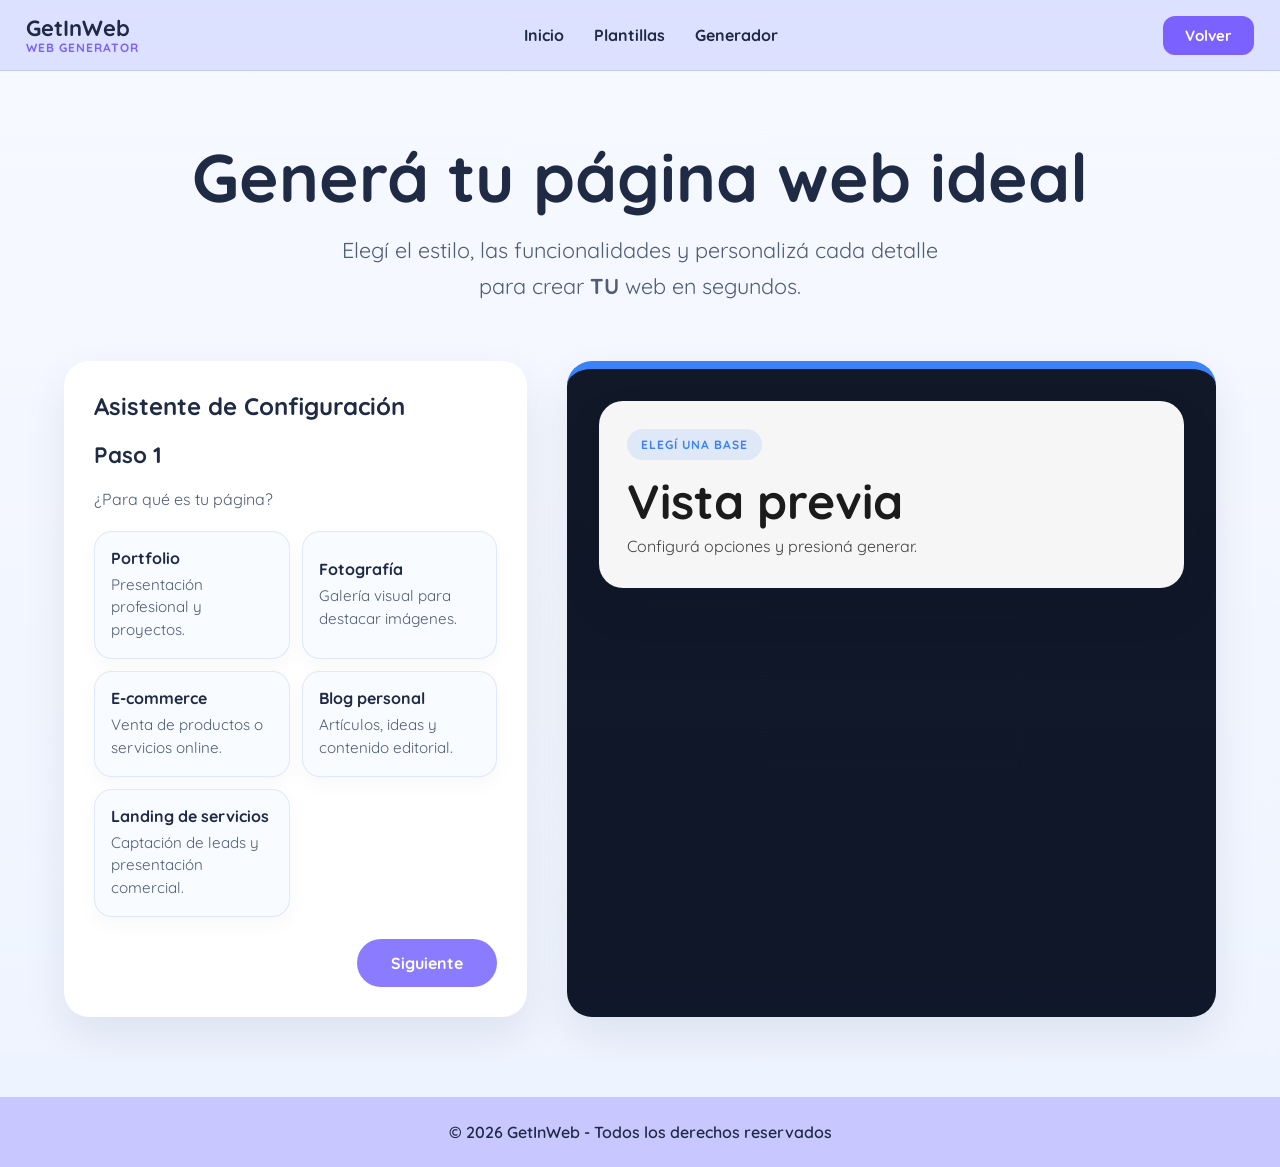
<file: Personalizador/index.html>
<!DOCTYPE html>
<!-- Página del generador personalizado.
     Acá el usuario elige opciones y el script.js genera una plantilla descargable. -->
<html lang="es">
<head>
    <meta charset="UTF-8">
    <meta name="viewport" content="width=device-width, initial-scale=1.0">
    <title>Generador Web</title>

    <link rel="stylesheet" href="estilos.css">
    <link rel="preconnect" href="https://fonts.googleapis.com">
    <link rel="preconnect" href="https://fonts.gstatic.com" crossorigin>
    <link href="https://fonts.googleapis.com/css2?family=Quicksand:wght@300;400;500;700&display=swap" rel="stylesheet">
</head>
<body>

<header id="inicio">
    <div class="header-contenido">

        <div class="marca">
            <h2 class="logotipo">GetInWeb</h2>
            <span>Web Generator</span>
        </div>

       
            <nav class="menu">
                <ul>
                    <ol><a href="../index.php#inicio">Inicio</a></ol>
                    <ol><a href="../explorador.php">Plantillas</a></ol>
                    <ol><a href="index.html">Generador</a></ol>
                </ul>
            </nav>

        <a href="../explorador.php" class="btn-header">Volver</a>

    </div>
</header>

<main>

    <section class="hero">
        <h1>Generá tu página web ideal</h1>

        <p>
            Elegí el estilo, las funcionalidades y personalizá cada detalle <br>
            para crear <strong>TU</strong> web en segundos.
        </p>
    </section>

    <div class="container">

        <div class="panel">

            <h2>Asistente de Configuración</h2>

            <div id="wizard">

                <div class="step active" data-step="1">
                    <h3>Paso 1</h3>
                    <p>¿Para qué es tu página?</p>

                    <div class="option-grid">
                        <button class="option-card" data-type="portfolio" type="button">
                            <strong>Portfolio</strong>
                            <span>Presentación profesional y proyectos.</span>
                        </button>

                        <button class="option-card" data-type="fotografia" type="button">
                            <strong>Fotografía</strong>
                            <span>Galería visual para destacar imágenes.</span>
                        </button>

                        <button class="option-card" data-type="ecommerce" type="button">
                            <strong>E-commerce</strong>
                            <span>Venta de productos o servicios online.</span>
                        </button>

                        <button class="option-card" data-type="blog" type="button">
                            <strong>Blog personal</strong>
                            <span>Artículos, ideas y contenido editorial.</span>
                        </button>

                        <button class="option-card" data-type="landing" type="button">
                            <strong>Landing de servicios</strong>
                            <span>Captación de leads y presentación comercial.</span>
                        </button>
                    </div>

                    <div class="step-actions step-actions-end">
                        <button class="nav-button primary" type="button" data-next="2">Siguiente</button>
                    </div>
                </div>

                <div class="step" data-step="2">
                    <h3>Paso 2</h3>
                    <p>¿Qué estilo buscás?</p>

                    <div class="option-grid">
                        <button class="option-card" data-style="tecnologico" type="button">
                            <strong>Tecnológico</strong>
                            <span>Brillos fríos, contraste fuerte y look moderno.</span>
                        </button>

                        <button class="option-card" data-style="natural" type="button">
                            <strong>Natural</strong>
                            <span>Paleta suave, orgánica y equilibrada.</span>
                        </button>

                        <button class="option-card" data-style="rustico" type="button">
                            <strong>Rústico</strong>
                            <span>Texturas cálidas y sensación artesanal.</span>
                        </button>

                        <button class="option-card" data-style="minimalista" type="button">
                            <strong>Minimalista</strong>
                            <span>Espacios amplios y foco total en el contenido.</span>
                        </button>

                        <button class="option-card" data-style="cyberpunk" type="button">
                            <strong>Cyberpunk</strong>
                            <span>Neón, energía alta y estética futurista.</span>
                        </button>
                    </div>

                    <div class="step-actions">
                        <button class="nav-button secondary" type="button" data-prev="1">Anterior</button>
                        <button class="nav-button primary" type="button" data-next="3">Siguiente</button>
                    </div>
                </div>

                <div class="step" data-step="3">
                    <h3>Paso 3</h3>
                    <p>Seleccioná funcionalidades avanzadas para tu proyecto.</p>

                    <div class="feature-grid">
                        <button class="feature-card" data-feature="chat" type="button">
                            <strong>Sistema de Chat de soporte</strong>
                            <span>Atención en vivo para responder consultas rápidamente.</span>
                        </button>

                        <button class="feature-card" data-feature="maps" type="button">
                            <strong>Integración de Google Maps</strong>
                            <span>Ubicación visible para tiendas, oficinas o eventos.</span>
                        </button>

                        <button class="feature-card" data-feature="contacto" type="button">
                            <strong>Formulario de contacto avanzado</strong>
                            <span>Campos extra y validaciones para mejores conversiones.</span>
                        </button>

                        <button class="feature-card" data-feature="newsletter" type="button">
                            <strong>Suscripción Newsletter</strong>
                            <span>Captura de correos para campañas y novedades.</span>
                        </button>

                        <button class="feature-card" data-feature="modo" type="button">
                            <strong>Modo oscuro/claro automático</strong>
                            <span>Ajuste visual inteligente según el sistema del usuario.</span>
                        </button>
                    </div>

                    <div class="step-actions">
                        <button class="nav-button secondary" type="button" data-prev="2">Anterior</button>
                        <button class="nav-button primary" id="descargar" type="button">Descargar Proyecto</button>
                    </div>
                </div>

            </div>

        </div>

        <div id="preview" class="preview tecnologico">
            <h2>Vista previa</h2>
            <p>Configurá opciones y presioná generar.</p>
        </div>

    </div>

</main>

<footer>
    © 2026 GetInWeb - Todos los derechos reservados
</footer>

<script src="script.js"></script>

</body>
</html>
</file>
<file: Personalizador/estilos.css>
/*
    Estilos del generador personalizado ubicado en la carpeta Personalizador.
*/

*{
    margin:0;
    padding:0;
    box-sizing:border-box;
}

:root{
    --bg:#f7f9ff;
    --surface:#ffffff;
    --surface-soft:#f8fbff;
    --text:#1f2a44;
    --muted:#4f5d75;
    --primary:#3b82f6;
    --primary-strong:#2563eb;
    --border:rgba(37,99,235,.12);
    --shadow:0 20px 45px rgba(15,23,42,.08);
}

body{
    font-family:'Quicksand',sans-serif;
    background:linear-gradient(180deg,#f7f9ff 0%,#eef4ff 100%);
    color:var(--text);
}

button,
input,
textarea{
    font:inherit;
}
header {
    position: sticky;
    top: 0;
    z-index: 1000;
    background-color: rgba(217, 221, 255, 0.88);
    backdrop-filter: blur(10px);
    border-bottom: 1px solid rgba(31, 42, 68, 0.12);
    width: 100% !important; 
    left: 0;
    right: 0;
}

.header-contenido {
    height: 70px;
    width: 96% !important;      
    max-width: 100% !important;  
    padding: 0;             
    box-sizing: border-box;
    display: flex;
    align-items: center;
    justify-content: space-between;
    margin: auto;
}

.marca {
    display: flex;
    flex-direction: column;
    line-height: 1.1;
    text-align: left;
}

.logotipo {
    margin: 0;
    font-size: 22px;
    color: #1f2a44;
    font-family: 'Quicksand', sans-serif;
    font-weight: 700; 
}

.marca span {
    font-size: 12px;
    color: #7b61ff;
    font-weight: 700; 
    letter-spacing: 1px;
    text-transform: uppercase;
}

.menu ul {
    display: flex;
    gap: 30px; 
    list-style: none;
    margin: 0;
    padding: 0;
}

.menu ol {
    list-style: none;
}

.menu a {
    text-decoration: none;
    color: #1f2a44;
    font-size: 16px;
    font-weight: 700; 
    font-family: 'Quicksand', sans-serif;
    transition: .3s;
}

.menu a:hover {
    color: #7b61ff;
}

.btn-header {
    display: inline-block;
    text-decoration: none;
    background: #7b61ff;
    color: #ffffff;
    padding: 10px 22px;
    border-radius: 12px;
    font-size: 15px;
    font-weight: 700;
    font-family: 'Quicksand', sans-serif;
    transition: 0.3s;
    border: none;
    cursor: pointer;
}

.btn-header:hover {
    background: #6246ea;
    transform: translateY(-2px);
}

nav{
    display:flex;
    gap:30px;
    flex-wrap:wrap;
}

nav a{
    text-decoration:none;
    color:#1f2a44;
    font-weight:600;
    transition:.25s ease;
}

nav a:hover{
    color:#7b61ff;
}

.hero{
    text-align:center;
    padding:72px 20px 56px;
}

.hero h1{
    font-size:clamp(2.6rem,6vw,4.2rem);
    color:#1f2a44;
    margin-bottom:20px;
    line-height:1.02;
}

.hero p{
    max-width:800px;
    margin:auto;
    font-size:clamp(1.05rem,2vw,1.35rem);
    color:#4f5d75;
    line-height:1.7;
}

.container{
    width:min(90%,1300px);
    margin:auto;
    display:grid;
    grid-template-columns:minmax(320px,1fr) minmax(0,1.4fr);
    gap:40px;
    padding-bottom:80px;
}

.panel{
    background:var(--surface);
    padding:30px;
    border-radius:25px;
    box-shadow:var(--shadow);
    display:flex;
    flex-direction:column;
    gap:18px;
}

.panel h2{
    color:var(--text);
    margin-bottom:2px;
}

#wizard{
    display:flex;
    flex-direction:column;
}

.step{
    display:none;
    animation:fade .35s ease;
}

.step.active{
    display:flex;
    flex-direction:column;
    gap:18px;
}

.step h3{
    font-size:1.4rem;
    color:var(--text);
}

.step p{
    color:var(--muted);
    line-height:1.6;
}

.option-grid,
.feature-grid{
    display:grid;
    gap:12px;
}

.option-grid{
    grid-template-columns:repeat(2,minmax(0,1fr));
}

.feature-grid{
    grid-template-columns:1fr;
}

.option-card,
.feature-card,
.nav-button{
    border:none;
    cursor:pointer;
    transition:transform .22s ease, box-shadow .22s ease, background .22s ease, border-color .22s ease;
}

.option-card,
.feature-card{
    width:100%;
    padding:16px;
    border-radius:18px;
    background:var(--surface-soft);
    border:1px solid var(--border);
    text-align:left;
    color:var(--text);
    box-shadow:0 8px 20px rgba(15,23,42,.03);
}

.option-card strong,
.feature-card strong{
    display:block;
    font-size:1rem;
    margin-bottom:6px;
}

.option-card span,
.feature-card span{
    display:block;
    color:var(--muted);
    line-height:1.5;
    font-size:.95rem;
}

.option-card:hover,
.feature-card:hover,
.nav-button:hover{
    transform:translateY(-2px);
    box-shadow:0 16px 28px rgba(15,23,42,.08);
}

.option-card.selected,
.feature-card.selected{
    border-color:rgba(59,130,246,.45);
    background:linear-gradient(180deg,rgba(59,130,246,.09),rgba(59,130,246,.04));
    box-shadow:0 16px 32px rgba(59,130,246,.12);
}

.step-actions{
    display:flex;
    gap:12px;
    align-items:center;
    justify-content:space-between;
    margin-top:4px;
}

.step-actions-end{
    justify-content:flex-end;
}

.nav-button{
    min-width:140px;
    padding:14px 18px;
    border-radius:999px;
    font-weight:700;
}

.nav-button.primary{
    background:#8b7cff;
    color:#fff;
}

.nav-button.primary:hover{
    background:#7262f3;
}

.nav-button.secondary{
    background:#eef3ff;
    color:#1f2a44;
}

.nav-button.secondary:hover{
    background:#e3ebff;
}

.preview{
    min-height:600px;
    padding:32px;
    border-radius:25px;
    transition:.3s ease;
    box-shadow:var(--shadow);
    overflow:hidden;
}

.preview.tecnologico{
    background:linear-gradient(180deg,#111827 0%,#0f172a 100%);
    color:#1b1b1b;
    border-top:8px solid #3b82f6;
}

.preview.natural{
    background:linear-gradient(180deg,#f5fff5 0%,#edfdf0 100%);
    color:#14532d;
    border-top:8px solid #22c55e;
}

.preview.rustico{
    background:linear-gradient(180deg,#fff8f0 0%,#fff1de 100%);
    color:#78350f;
    border-top:8px solid #d97706;
}

.preview.minimalista{
    background:linear-gradient(180deg,#f8fafc 0%,#eef2f7 100%);
    color:#334155;
    border-top:8px solid #475569;
}

.preview.cyberpunk{
    background:linear-gradient(180deg,#14051f 0%,#1f1034 100%);
    color:#f8f9ff;
    border-top:8px solid #ec4899;
}

.preview-shell{
    display:flex;
    flex-direction:column;
    gap:22px;
}

.preview-hero,
.preview-main,
.preview-aside{
    background:rgba(255,255,255,.96);
    border-radius:24px;
    box-shadow:var(--shadow);
}

.preview-hero{
    padding:28px;
}

.preview-hero h2{
    margin:16px 0 8px;
    font-size:clamp(2rem,4vw,3rem);
    line-height:1.05;
    color:inherit;
}

.preview-hero p,
.preview-card p,
.feature-box p,
.preview-empty span{
    margin:0;
    color:inherit;
    opacity:.82;
    line-height:1.6;
}

.preview-badge,
.preview-tag,
.feature-icon,
.preview-card-index{
    display:inline-flex;
    align-items:center;
    justify-content:center;
}

.preview-badge{
    padding:8px 14px;
    border-radius:999px;
    font-size:12px;
    font-weight:800;
    letter-spacing:.08em;
    text-transform:uppercase;
    background:rgba(37,99,235,.12);
    color:#2563eb;
}

.preview-tags{
    display:flex;
    flex-wrap:wrap;
    gap:10px;
    margin-top:18px;
}

.preview-tag{
    padding:10px 14px;
    border-radius:999px;
    background:#eef4ff;
    color:#1f2a44;
    font-weight:700;
    font-size:14px;
}

.preview-layout{
    display:grid;
    grid-template-columns:1.35fr .85fr;
    gap:20px;
}

.preview-main,
.preview-aside{
    padding:22px;
}

.preview-topbar{
    height:12px;
    border-radius:999px;
    background:linear-gradient(90deg,rgba(37,99,235,.2),rgba(37,99,235,.05));
    margin-bottom:20px;
}

.preview-grid{
    display:grid;
    grid-template-columns:repeat(3,minmax(0,1fr));
    gap:14px;
}

.preview-card{
    padding:18px;
    border-radius:20px;
    background:#f8fbff;
    border:1px solid rgba(37,99,235,.1);
    min-height:150px;
}

.preview-card-index{
    width:40px;
    height:40px;
    border-radius:12px;
    margin-bottom:16px;
    font-weight:800;
    background:rgba(37,99,235,.12);
    color:#2563eb;
}

.preview-card strong,
.feature-box strong,
.preview-empty strong{
    display:block;
    margin-bottom:8px;
    font-size:18px;
    color:inherit;
}

.preview-aside h3{
    margin:0 0 16px;
    font-size:22px;
    color:inherit;
}

.feature-box{
    display:flex;
    gap:14px;
    align-items:flex-start;
    padding:16px;
    border-radius:18px;
    background:#f8fbff;
    border:1px solid rgba(37,99,235,.1);
    margin-bottom:12px;
}

.feature-icon{
    width:42px;
    height:42px;
    flex:0 0 42px;
    border-radius:14px;
    background:rgba(37,99,235,.12);
    font-size:20px;
}

.preview-empty{
    padding:18px;
    border-radius:18px;
    background:#f8fbff;
    border:1px dashed rgba(37,99,235,.18);
}

.preview.tecnologico .preview-badge,
.preview.tecnologico .feature-icon,
.preview.tecnologico .preview-card-index{ background:rgba(59,130,246,.12); color:#3b82f6; }
.preview.natural .preview-badge,
.preview.natural .feature-icon,
.preview.natural .preview-card-index{ background:rgba(34,197,94,.12); color:#22c55e; }
.preview.rustico .preview-badge,
.preview.rustico .feature-icon,
.preview.rustico .preview-card-index{ background:rgba(217,119,6,.12); color:#d97706; }
.preview.minimalista .preview-badge,
.preview.minimalista .feature-icon,
.preview.minimalista .preview-card-index{ background:rgba(71,85,105,.12); color:#475569; }
.preview.cyberpunk .preview-badge,
.preview.cyberpunk .feature-icon,
.preview.cyberpunk .preview-card-index{ background:rgba(236,72,153,.12); color:#ec4899; }

.preview.tecnologico .preview-hero,
.preview.tecnologico .preview-main,
.preview.tecnologico .preview-aside,
.preview.natural .preview-hero,
.preview.natural .preview-main,
.preview.natural .preview-aside,
.preview.rustico .preview-hero,
.preview.rustico .preview-main,
.preview.rustico .preview-aside,
.preview.minimalista .preview-hero,
.preview.minimalista .preview-main,
.preview.minimalista .preview-aside,
.preview.cyberpunk .preview-hero,
.preview.cyberpunk .preview-main,
.preview.cyberpunk .preview-aside{
    color:inherit;
}

.preview.cyberpunk .preview-hero,
.preview.cyberpunk .preview-main,
.preview.cyberpunk .preview-aside{
    background:rgba(15,23,42,.92);
}

.preview.cyberpunk .preview-card,
.preview.cyberpunk .feature-box,
.preview.cyberpunk .preview-empty{
    background:rgba(15,23,42,.7);
    border-color:rgba(236,72,153,.22);
}

.preview.cyberpunk .preview-tag{
    background:rgba(15,23,42,.85);
    color:#f8f9ff;
}

.preview.cyberpunk .preview-card p,
.preview.cyberpunk .feature-box p,
.preview.cyberpunk .preview-empty span,
.preview.cyberpunk .preview-hero p{
    color:#cbd5e1;
}

footer{
    background:#c9c7ff;
    text-align:center;
    padding:25px;
    color:#1f2a44;
    font-weight:600;
}

@keyframes fade{
    from{
        opacity:0;
        transform:translateY(10px);
    }
    to{
        opacity:1;
        transform:translateY(0);
    }
}

@media (max-width: 1100px){
    .container{
        grid-template-columns:1fr;
    }

    .preview-layout,
    .preview-grid,
    .option-grid{
        grid-template-columns:1fr;
    }
}

@media (max-width: 700px){
    header{
        padding:18px 20px;
    }

    .header-content{
        flex-direction:column;
        align-items:flex-start;
    }

    .hero{
        padding-top:50px;
    }

    .panel,
    .preview{
        padding:22px;
        border-radius:22px;
    }

    .step-actions{
        flex-direction:column;
        align-items:stretch;
    }

    .nav-button{
        width:100%;
    }
}
</file>
